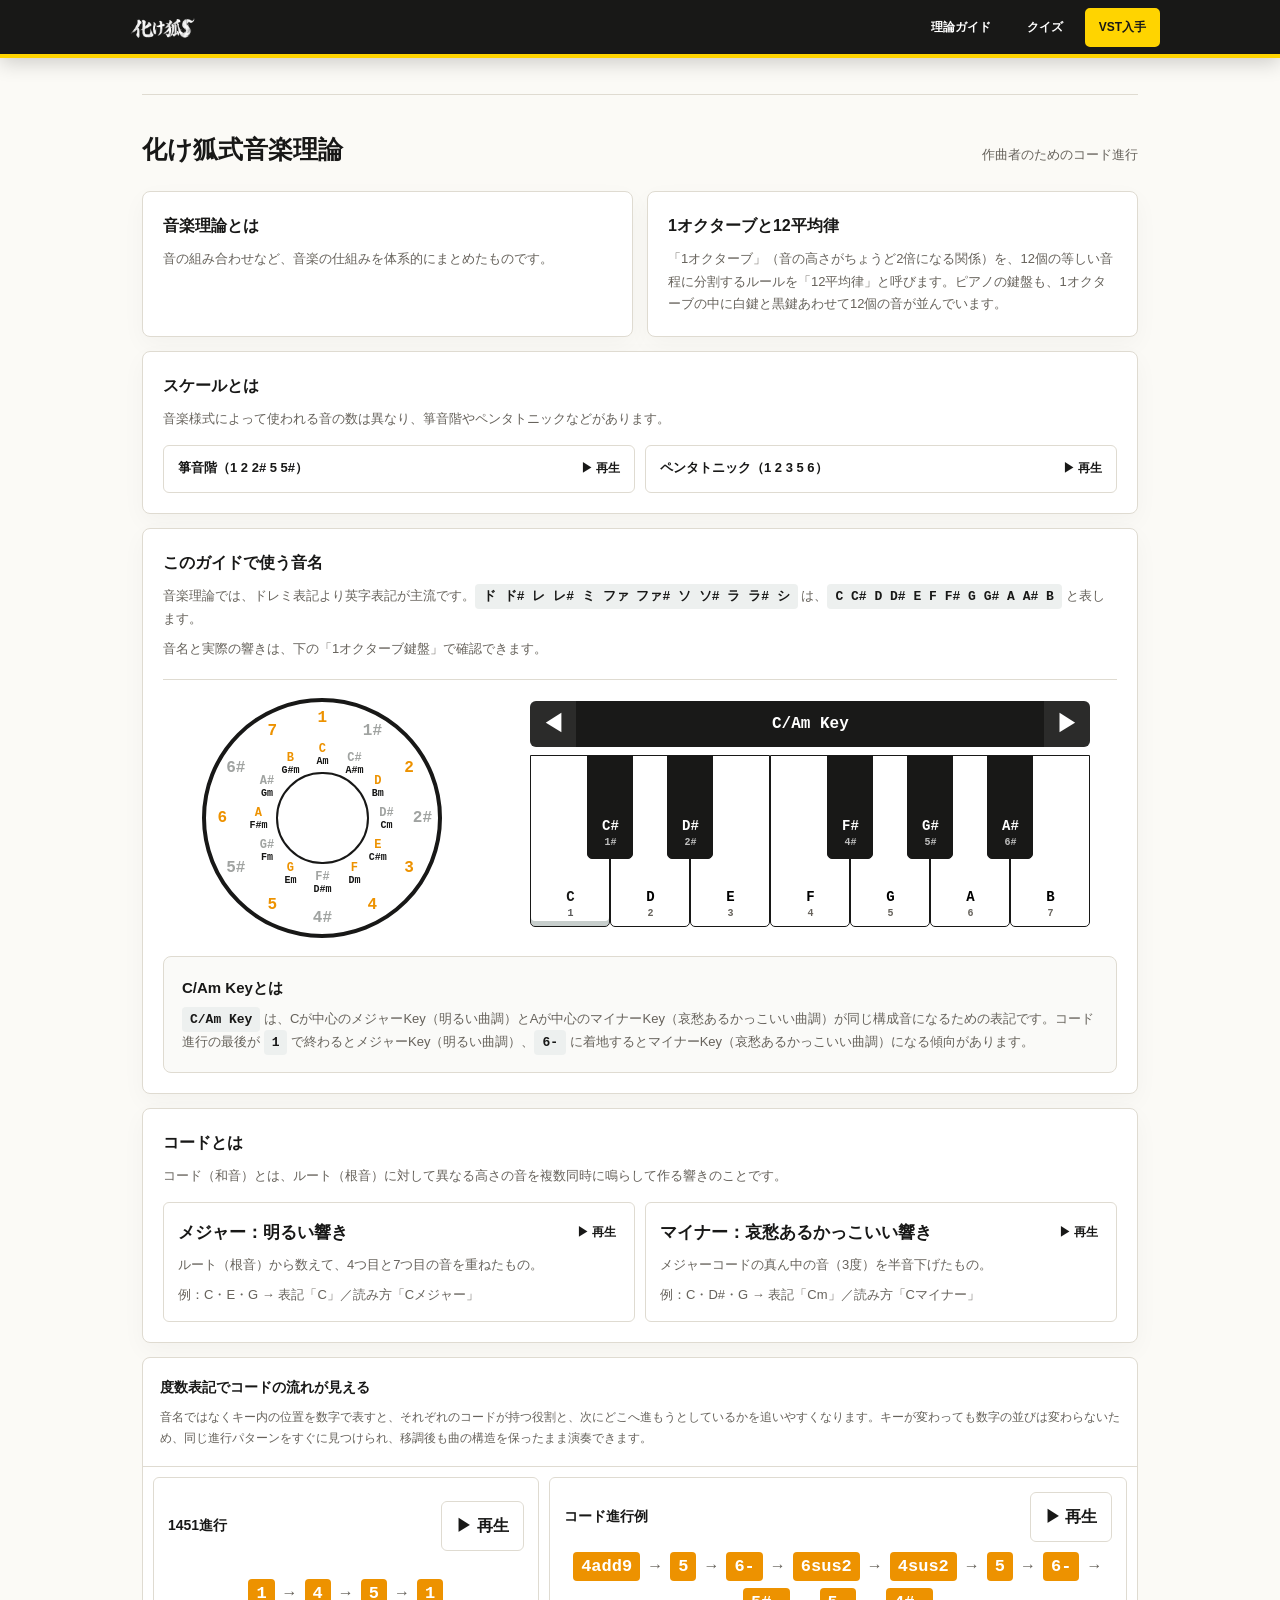
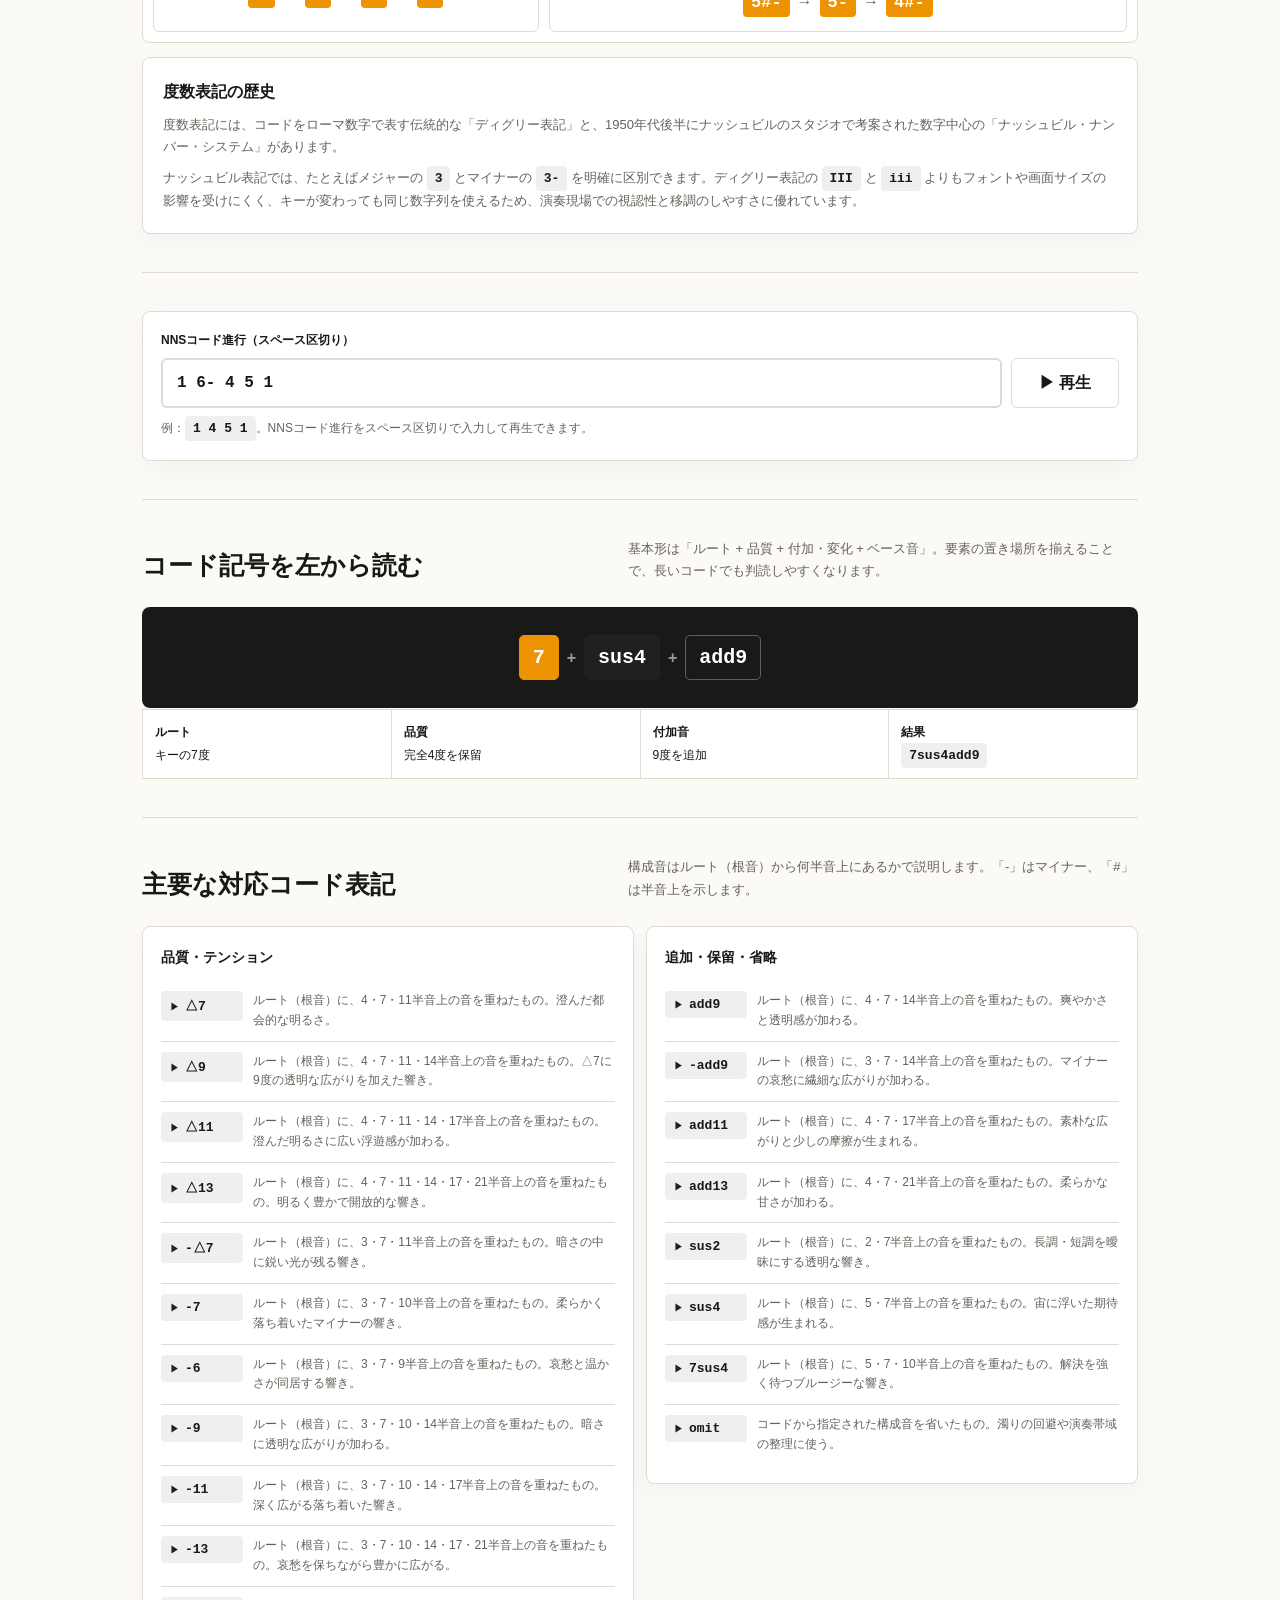
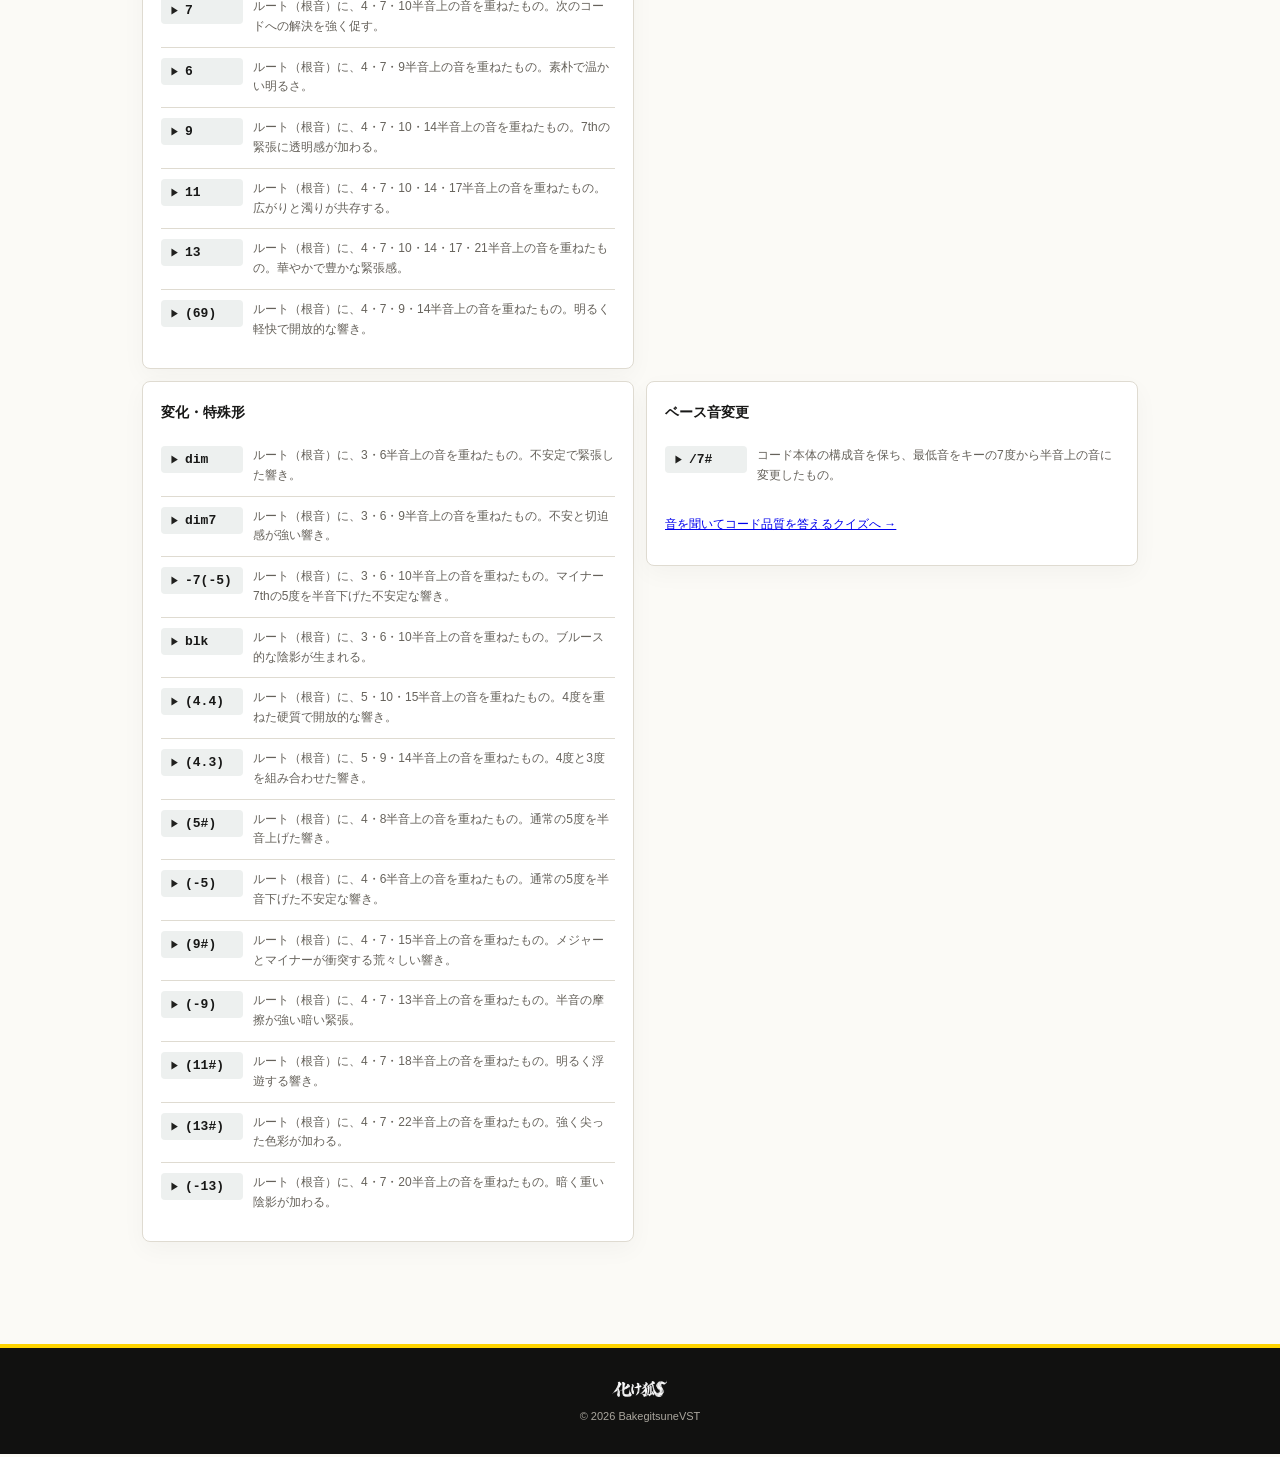
<file: index.html>
<!doctype html>
<html lang="ja">
<head>
  <meta charset="utf-8">
  <meta name="viewport" content="width=device-width, initial-scale=1">
  <meta name="description" content="作曲者のためのコード進行とNashville Number Systemを学べる、化け狐式音楽理論ガイド。">
  <title>化け狐式音楽理論</title>
  <style>
    :root {
      --ink: #181817;
      --muted: #66625b;
      --paper: #fbfaf6;
      --surface: #fff;
      --line: #dfdbd1;
      --red: #ed9200;
      --red-soft: #fff0d3;
      --teal: #20201e;
      --teal-soft: #fff1b8;
      --yellow: #ffd400;
      --nav: #191918;
      --radius: 8px;
    }

    * { box-sizing: border-box; }
    html { scroll-behavior: smooth; }
    body {
      margin: 0;
      color: var(--ink);
      background: var(--paper);
      font-family: "Yu Gothic", "Hiragino Kaku Gothic ProN", Meiryo, sans-serif;
      line-height: 1.75;
      letter-spacing: 0;
    }
    button, select { font: inherit; }
    button { -webkit-tap-highlight-color: transparent; -webkit-appearance: none; appearance: none; }
    button:focus { outline: none; }
    button:focus-visible { outline: 2px solid var(--ink); outline-offset: 2px; }
    .topbar {
      position: sticky;
      top: 0;
      z-index: 20;
      height: 58px;
      display: flex;
      align-items: center;
      justify-content: space-between;
      padding: 0 max(18px, calc((100vw - 1040px) / 2));
      color: var(--ink);
      background: rgba(17, 17, 16, .97);
      border-bottom: 4px solid var(--yellow);
      box-shadow: 0 5px 20px rgba(24, 24, 23, .08);
      backdrop-filter: blur(12px);
    }
    .brand { display: flex; align-items: center; gap: 10px; color: #fff; text-decoration: none; font-weight: 900; }
    .brand-logo { width: 86px; height: auto; display: block; }
    .download-links { display: flex; align-items: center; gap: 8px; }
    .download-link { padding: 7px 15px; color: var(--ink); background: var(--yellow); border: 2px solid var(--yellow); border-radius: 5px; text-decoration: none; font-size: 12px; font-weight: 900; transition: color .15s, background .15s, border-color .15s; }
    .download-link:hover { color: #fff; background: var(--red); border-color: var(--red); }
    .download-link.quiz { color: #fff; background: transparent; border-color: transparent; }
    .download-link.quiz:hover { color: var(--ink); background: #fff; border-color: #fff; }
    .download-link.script { color: #fff; background: transparent; border-color: #fff; }
    .download-link.script:hover { color: var(--ink); background: #fff; border-color: #fff; }
    .short-label { display: none; }
    main { max-width: 1040px; margin: auto; padding: 36px 22px 64px; }

    section { padding: 38px 0; border-top: 1px solid var(--line); }
    .section-head { display: flex; gap: 24px; justify-content: space-between; align-items: end; margin-bottom: 24px; }
    h2 { margin: 0; font-size: 25px; line-height: 1.35; }
    .section-head h2 { color: var(--ink); }
    .section-head p { max-width: 510px; margin: 0; color: var(--muted); font-size: 13px; }

    .panel { background: var(--surface); border: 1px solid var(--line); border-radius: var(--radius); box-shadow: 0 8px 24px rgba(24, 24, 23, .035); }
    .degree-benefit { grid-column: 1 / -1; display: grid; grid-template-columns: 1fr; gap: 1px; background: var(--line); border: 1px solid var(--line); border-radius: var(--radius); overflow: hidden; }
    .degree-benefit > div { padding: 17px; background: var(--surface); }
    .degree-benefit h3 { margin: 0 0 7px; font-size: 14px; }
    .degree-benefit p { margin: 0; color: var(--muted); font-size: 12px; }
    .degree-benefit > .flow-example { display: grid; grid-template-columns: .8fr 1.2fr; gap: 10px; padding: 10px; background: var(--surface); }
    .flow-progression { display: grid; grid-template-columns: 1fr auto; align-items: center; gap: 10px 14px; padding: 14px; background: var(--surface); border: 1px solid var(--line); border-radius: 6px; }
    .flow-title { font-size: 14px; }
    .flow-sequence { grid-column: 1 / -1; display: flex; flex-wrap: wrap; align-items: center; justify-content: center; gap: 7px; }
    .flow-example code { color: #fff; background: var(--red); font-size: 17px; transition: transform .18s, box-shadow .18s, background .18s; }
    .flow-sequence code.playing { color: var(--ink); background: var(--yellow); box-shadow: 0 0 0 5px rgba(255, 212, 0, .28); animation: chord-pulse var(--pulse-duration, .92s) ease-out; }
    @keyframes chord-pulse {
      0% { transform: scale(1); }
      18% { transform: scale(1.22); }
      100% { transform: scale(1.06); }
    }
    .flow-example span { color: var(--muted); font-weight: 800; }
    .flow-play-button { grid-column: 2; grid-row: 1; justify-self: end; min-width: auto; min-height: 32px; padding: 0 4px; border: 0; background: transparent; box-shadow: none; }
    .flow-play-button:hover { color: var(--red); background: transparent; }
    .theory-grid { display: grid; grid-template-columns: 1fr 1fr; gap: 14px; }
    .theory-block { padding: 20px; }
    .theory-block h3 { margin: 0 0 8px; font-size: 16px; }
    .theory-block p { margin: 0; color: var(--muted); font-size: 13px; }
    .theory-block > p + p { margin-top: 8px; }
    .theory-block.wide { grid-column: 1 / -1; }
    .scale-examples { display: grid; grid-template-columns: 1fr 1fr; gap: 10px; margin-top: 14px; }
    .scale-play-button { display: flex; align-items: center; justify-content: space-between; gap: 12px; width: 100%; min-width: 0; min-height: 48px; padding: 10px 14px; color: var(--ink); background: #fff; border: 1px solid var(--line); border-radius: 6px; cursor: pointer; }
    .scale-play-button:hover { background: #f3f3f0; }
    .scale-play-button > span { min-width: 0; text-align: left; overflow-wrap: anywhere; font-size: 13px; font-weight: 800; }
    .scale-play-button > strong { white-space: nowrap; font-size: 12px; }
    .scale-play-button.stop { color: var(--ink); background: var(--yellow); border-color: var(--yellow); }
    .major-minor { display: grid; grid-template-columns: 1fr 1fr; gap: 10px; margin-top: 14px; }
    .quality-note { padding: 14px; background: #fff; border: 1px solid var(--line); border-radius: 6px; }
    .quality-heading { display: flex; align-items: center; justify-content: space-between; gap: 12px; margin-bottom: 5px; }
    .quality-heading .quality-play-button { min-width: auto; min-height: 32px; padding: 0 4px; border: 0; background: transparent; box-shadow: none; font-size: 12px; }
    .quality-heading .quality-play-button:hover { color: var(--red); background: transparent; }
    .quality-note strong { display: block; margin-bottom: 5px; font-size: 17px; }
    .quality-heading strong { margin-bottom: 0; }
    .quality-note.major strong, .quality-note.minor strong { color: var(--ink); }
    .quality-note p + p { margin-top: 8px; }

    .visual-grid { display: grid; grid-template-columns: 1fr; gap: 22px; align-items: stretch; }
    .compact-wheel { display: grid; place-items: center; align-self: center; }
    .wheel {
      position: relative;
      width: 240px;
      aspect-ratio: 1;
      border: 4px solid var(--ink);
      border-radius: 50%;
      background: #fff;
    }
    .wheel::before { content: ""; position: absolute; inset: 30%; display: grid; place-items: center; border: 2px solid var(--ink); border-radius: 50%; }
    .tone {
      position: absolute;
      left: 50%; top: 50%;
      width: 44px; height: 34px;
      margin: -17px -22px;
      transform: rotate(calc(var(--i) * 30deg)) translateY(-64px) rotate(calc(var(--i) * -30deg));
      display: flex; flex-direction: column; align-items: center; justify-content: center;
      color: #a0a3a1;
      line-height: 1.05;
    }
    .tone-major { font: 900 12px Consolas, monospace; }
    .tone-minor { color: var(--ink); font: 900 10px Consolas, monospace; }
    .tone.active { color: var(--red); }
    .degree-dial { position: absolute; inset: 0; transition: transform .38s cubic-bezier(.2,.8,.2,1); }
    .degree-mark {
      position: absolute; left: 50%; top: 50%; width: 34px; height: 28px; margin: -14px -17px;
      transform: rotate(calc(var(--i) * 30deg)) translateY(-100px) rotate(calc((var(--i) * -30deg) - var(--rotation)));
      display: grid; place-items: center; color: #a0a3a1; font: 900 16px Consolas, monospace;
      transition: transform .38s cubic-bezier(.2,.8,.2,1);
    }
    .degree-mark.natural { color: var(--red); }
    .play-button {
      display: inline-flex; align-items: center; justify-content: center;
      min-height: 48px; border: 1px solid var(--line); border-radius: 6px; padding: 10px 14px; cursor: pointer;
      color: var(--ink); background: #fff; font-weight: 800; box-shadow: none;
    }
    .play-button:hover { background: #f3f3f0; }
    .play-button:active { transform: none; box-shadow: none; }
    .player { grid-column: 1 / -1; padding: 18px; }
    .player label { display: block; margin-bottom: 7px; font-size: 12px; font-weight: 800; }
    .player-row { display: grid; grid-template-columns: 1fr auto; gap: 9px; }
    .chord-input { width: 100%; min-width: 0; padding: 12px 14px; border: 2px solid var(--line); border-radius: 6px; color: var(--ink); font: 800 16px Consolas, monospace; }
    .chord-input:focus { outline: 3px solid var(--teal-soft); border-color: var(--teal); }
    .player-row .play-button { min-width: 108px; }
    .play-button.stop { color: var(--ink); background: var(--yellow); border-color: var(--yellow); box-shadow: none; }
    .play-status { min-height: 24px; margin: 10px 0 0; color: var(--muted); font-size: 12px; }
    .play-status strong { color: var(--red); font: 800 15px Consolas, monospace; }
    .keyboard-panel { margin-top: 18px; padding-top: 18px; border-top: 1px solid var(--line); overflow: hidden; }
    .notation-visuals { display: grid; grid-template-columns: minmax(240px, .52fr) minmax(0, 1fr); gap: 22px; align-items: center; }
    .piano-wrap { min-width: 0; overflow: hidden; padding: 2px 2px 8px; }
    .piano-toolbar {
      width: 100%;
      max-width: 560px;
      min-height: 46px;
      margin: 0 auto 8px;
      display: grid;
      grid-template-columns: 46px 1fr 46px;
      align-items: center;
      color: #fff;
      background: var(--nav);
      border-radius: 6px;
      overflow: hidden;
    }
    .piano-toolbar button {
      align-self: stretch;
      border: 0;
      color: #fff;
      background: rgba(255, 255, 255, .08);
      cursor: pointer;
      font-size: 22px;
      font-weight: 800;
    }
    .piano-toolbar button:hover { background: rgba(255, 255, 255, .16); }
    .piano-toolbar button:active { background: var(--red); }
    .piano-key-label { text-align: center; font: 800 16px Consolas, monospace; }
    .piano { position: relative; width: 100%; max-width: 560px; height: 174px; margin: 0 auto; user-select: none; -webkit-user-select: none; touch-action: none; }
    .piano-key { position: absolute; border: 1px solid var(--ink); cursor: pointer; transition: background .15s, color .15s, transform .08s; }
    .piano-key:focus-visible { outline-offset: -3px; }
    .piano-key:active { transform: translateY(2px); }
    .piano-key.white { top: 0; width: 14.285714%; height: 172px; background: #fff; border-radius: 0 0 5px 5px; z-index: 1; padding-top: 126px; }
    .piano-key.black { top: 0; width: 8.214286%; height: 104px; margin-left: -4.107143%; color: #fff; background: var(--ink); border-radius: 0 0 5px 5px; z-index: 2; padding-top: 53px; }
    .piano-key.scale.white { background: #fff; }
    .piano-key.scale.black { background: var(--ink); }
    .piano-key.root { color: var(--ink); background: #fff !important; box-shadow: inset 0 -5px 0 #c7cecc; }
    .piano-note, .piano-degree { display: block; width: 100%; text-align: center; pointer-events: none; }
    .piano-note { font: 800 14px Consolas, monospace; }
    .piano-degree { margin-top: 3px; color: var(--muted); font: 800 10px Consolas, monospace; }
    .piano-key.black .piano-degree, .piano-key.root .piano-degree { color: currentColor; opacity: .72; }
    .key-explanation { margin-top: 18px; padding: 18px; background: #fafaf8; border: 1px solid var(--line); border-radius: var(--radius); }
    .key-explanation h4 { margin: 0 0 7px; font-size: 15px; }
    .key-explanation > p { margin: 0; }
    .formula {
      display: grid;
      grid-template-columns: repeat(5, max-content);
      gap: 8px;
      align-items: center;
      justify-content: center;
      padding: 28px 14px;
      background: var(--nav);
      color: #fff;
      border-radius: var(--radius);
      overflow-x: auto;
    }
    .token { padding: 10px 13px; border: 1px solid #536267; border-radius: 5px; font: 800 20px Consolas, monospace; }
    .token.root { background: var(--red); border-color: var(--red); }
    .token.quality { background: var(--teal); border-color: var(--teal); }
    .plus { color: #91a0a5; font-weight: 800; }
    .formula-key { display: grid; grid-template-columns: repeat(4, 1fr); gap: 1px; margin-top: 1px; background: var(--line); border: 1px solid var(--line); }
    .formula-key div { padding: 12px; background: white; font-size: 12px; }
    .formula-key strong { display: block; margin-bottom: 2px; }

    .symbol-groups { display: grid; grid-template-columns: repeat(2, 1fr); gap: 12px; align-items: start; }
    .symbol-group { padding: 18px; }
    .symbol-group h3 { margin: 0 0 12px; font-size: 14px; }
    .symbol-list { display: grid; gap: 0; }
    .symbol-item { display: grid; grid-template-columns: 82px 1fr; gap: 10px; align-items: start; padding: 10px 0; border-top: 1px solid var(--line); }
    .symbol-item:first-child { border-top: 0; }
    .symbol-item p { margin: 0; color: var(--muted); font-size: 12px; line-height: 1.65; }
    .symbol-item code { cursor: pointer; border: 1px solid transparent; transition: color .15s, background .15s, border-color .15s, transform .15s; }
    .symbol-item code:hover, .symbol-item code:focus { color: #fff; background: var(--teal); border-color: var(--teal); outline: none; }
    .symbol-item code:active { transform: scale(.96); }
    .symbol-item code::before { content: "▶"; margin-right: 6px; color: var(--teal); font-size: 9px; }
    .symbol-item code:hover::before, .symbol-item code:focus::before { color: #fff; }
    .symbol-item code.playing { color: #fff; background: var(--red); border-color: var(--red); }
    code { padding: 5px 8px; color: var(--ink); background: #edf0ef; border-radius: 4px; font: 800 13px Consolas, monospace; }
    .legend { margin-top: 18px; color: var(--muted); font-size: 12px; }
    footer { display: grid; place-items: center; gap: 7px; padding: 28px 22px; color: #aaa69e; background: #111110; border-top: 4px solid var(--yellow); text-align: center; font-size: 11px; }
    .footer-logo { width: 74px; height: auto; display: block; }

    @media (max-width: 760px) {
      main { padding: 18px 0 64px; }
      .visual-grid { grid-template-columns: 1fr; }
      .symbol-groups { grid-template-columns: 1fr; }
      .theory-grid, .major-minor { grid-template-columns: 1fr; }
      .degree-benefit > .flow-example { grid-template-columns: 1fr; }
      .section-head { display: block; }
      section > .section-head { padding-inline: 18px; }
      .section-head p { margin-top: 8px; }
      .formula-key { grid-template-columns: 1fr 1fr; }
      .player-row { grid-template-columns: 1fr; }
      .notation-visuals { grid-template-columns: 1fr; }
      .scale-examples { grid-template-columns: 1fr; }
    }
    @media (max-width: 480px) {
      .brand-logo { width: 72px; }
      .download-links { gap: 5px; }
      .download-link { padding: 6px 9px; font-size: 10px; }
      .full-label { display: none; }
      .short-label { display: inline; }
      .piano-note { font-size: 12px; }
      .piano-key.black .piano-note { font-size: 11px; }
      .piano-degree { font-size: 9px; }
    }
  </style>
  <link rel="stylesheet" href="assets/topbar.css">
</head>
<body>
  <header class="topbar">
    <a class="brand" href="index.html" aria-label="化け狐式音楽理論へ"><img class="brand-logo" src="assets/bakegitsune-logo.png" alt="化け狐"></a>
    <nav class="download-links" aria-label="サイトメニュー"><a class="download-link page" href="index.html" aria-current="page"><span class="full-label">理論ガイド</span><span class="short-label">理論</span></a><a class="download-link page" href="quiz.html"><span class="full-label">クイズ</span><span class="short-label">クイズ</span></a><a class="download-link vst" href="https://booth.pm/ja/items/8132891" target="_blank" rel="noopener noreferrer"><span class="full-label">VST入手</span><span class="short-label">VST</span></a></nav>
  </header>

  <main>
    <section id="theory">
      <div class="section-head"><h2>化け狐式音楽理論</h2><p>作曲者のためのコード進行</p></div>
      <div class="theory-grid">
        <article class="panel theory-block">
          <h3>音楽理論とは</h3>
          <p>音の組み合わせなど、音楽の仕組みを体系的にまとめたものです。</p>
        </article>
        <article class="panel theory-block">
          <h3>1オクターブと12平均律</h3>
          <p>「1オクターブ」（音の高さがちょうど2倍になる関係）を、12個の等しい音程に分割するルールを「12平均律」と呼びます。ピアノの鍵盤も、1オクターブの中に白鍵と黒鍵あわせて12個の音が並んでいます。</p>
        </article>
        <article class="panel theory-block wide">
          <h3>スケールとは</h3>
          <p>音楽様式によって使われる音の数は異なり、箏音階やペンタトニックなどがあります。</p>
          <div class="scale-examples">
            <button class="scale-play-button" type="button" data-name="箏音階" data-scale="0 2 3 7 8 12"><span>箏音階（1 2 2# 5 5#）</span><strong>▶ 再生</strong></button>
            <button class="scale-play-button" type="button" data-name="ペンタトニック" data-scale="0 2 4 7 9 12"><span>ペンタトニック（1 2 3 5 6）</span><strong>▶ 再生</strong></button>
          </div>
        </article>
        <article class="panel theory-block wide">
          <h3>このガイドで使う音名</h3>
          <p>音楽理論では、ドレミ表記より英字表記が主流です。<code>ド ド# レ レ# ミ ファ ファ# ソ ソ# ラ ラ# シ</code> は、<code>C C# D D# E F F# G G# A A# B</code> と表します。</p>
          <p class="legend">音名と実際の響きは、下の「1オクターブ鍵盤」で確認できます。</p>
          <div class="keyboard-panel">
            <div class="notation-visuals">
              <div class="compact-wheel">
                <div class="wheel" id="wheel" aria-label="回転できるNNS音名リング"><div class="degree-dial" id="degreeDial"></div></div>
              </div>
              <div class="piano-wrap">
                <div class="piano-toolbar" aria-label="鍵盤のキー選択">
                  <button id="keyboardPrevKey" type="button" aria-label="キーを半音下げる">◀</button>
                  <span class="piano-key-label" id="keyboardKeyLabel">C/Am Key</span>
                  <button id="keyboardNextKey" type="button" aria-label="キーを半音上げる">▶</button>
                </div>
                <div class="piano" id="piano" aria-label="キーを変更できる1オクターブ鍵盤"></div>
              </div>
            </div>
          </div>
          <div class="key-explanation">
            <h4>C/Am Keyとは</h4>
            <p><code>C/Am Key</code> は、Cが中心のメジャーKey（明るい曲調）とAが中心のマイナーKey（哀愁あるかっこいい曲調）が同じ構成音になるための表記です。コード進行の最後が <code>1</code> で終わるとメジャーKey（明るい曲調）、<code>6-</code> に着地するとマイナーKey（哀愁あるかっこいい曲調）になる傾向があります。</p>
          </div>
        </article>
        <article class="panel theory-block wide">
          <h3>コードとは</h3>
          <p>コード（和音）とは、ルート（根音）に対して異なる高さの音を複数同時に鳴らして作る響きのことです。</p>
          <div class="major-minor">
            <div class="quality-note major"><div class="quality-heading"><strong>メジャー：明るい響き</strong><button class="play-button quality-play-button" id="majorChordPlayButton" type="button">▶ 再生</button></div><p>ルート（根音）から数えて、4つ目と7つ目の音を重ねたもの。</p><p>例：C・E・G → 表記「C」／読み方「Cメジャー」</p></div>
            <div class="quality-note minor"><div class="quality-heading"><strong>マイナー：哀愁あるかっこいい響き</strong><button class="play-button quality-play-button" id="minorChordPlayButton" type="button">▶ 再生</button></div><p>メジャーコードの真ん中の音（3度）を半音下げたもの。</p><p>例：C・D#・G → 表記「Cm」／読み方「Cマイナー」</p></div>
          </div>
        </article>
        <div class="degree-benefit">
          <div><h3>度数表記でコードの流れが見える</h3><p>音名ではなくキー内の位置を数字で表すと、それぞれのコードが持つ役割と、次にどこへ進もうとしているかを追いやすくなります。キーが変わっても数字の並びは変わらないため、同じ進行パターンをすぐに見つけられ、移調後も曲の構造を保ったまま演奏できます。</p></div>
          <div class="flow-example">
            <div class="flow-progression" data-name="1451進行" data-progression="1 4 5 1">
              <strong class="flow-title">1451進行</strong>
              <div class="flow-sequence" aria-label="1 4 5 1のコード進行"><code>1</code><span>→</span><code>4</code><span>→</span><code>5</code><span>→</span><code>1</code></div>
              <button class="play-button flow-play-button" type="button">▶ 再生</button>
            </div>
            <div class="flow-progression" data-name="コード進行例" data-progression="4add9 5 6- 6sus2 4sus2 5 6- 5#- 5- 4#-" data-beats="1 1 1 1 1 1 .5 .5 .5 .5">
              <strong class="flow-title">コード進行例</strong>
              <div class="flow-sequence" aria-label="4add9 5 6- 6sus2 4sus2 5 6- 5#- 5- 4#-のコード進行"><code>4add9</code><span>→</span><code>5</code><span>→</span><code>6-</code><span>→</span><code>6sus2</code><span>→</span><code>4sus2</code><span>→</span><code>5</code><span>→</span><code>6-</code><span>→</span><code>5#-</code><span>→</span><code>5-</code><span>→</span><code>4#-</code></div>
              <button class="play-button flow-play-button" type="button">▶ 再生</button>
            </div>
          </div>
        </div>
        <article class="panel theory-block wide">
          <h3>度数表記の歴史</h3>
          <p>度数表記には、コードをローマ数字で表す伝統的な「ディグリー表記」と、1950年代後半にナッシュビルのスタジオで考案された数字中心の「ナッシュビル・ナンバー・システム」があります。</p>
          <p>ナッシュビル表記では、たとえばメジャーの <code>3</code> とマイナーの <code>3-</code> を明確に区別できます。ディグリー表記の <code>III</code> と <code>iii</code> よりもフォントや画面サイズの影響を受けにくく、キーが変わっても同じ数字列を使えるため、演奏現場での視認性と移調のしやすさに優れています。</p>
        </article>
      </div>
    </section>

    <section id="twelve-tone">
      <div class="visual-grid">
        <div class="panel player">
          <label for="chordInput">NNSコード進行（スペース区切り）</label>
          <div class="player-row"><input class="chord-input" id="chordInput" value="1 6- 4 5 1" autocomplete="off" spellcheck="false" aria-describedby="playHelp"><button class="play-button" id="playButton" type="button">▶ 再生</button></div>
          <p class="play-status" id="playHelp">例：<code>1 4 5 1</code>。NNSコード進行をスペース区切りで入力して再生できます。</p>
        </div>
      </div>
    </section>

    <section id="syntax">
      <div class="section-head"><h2>コード記号を左から読む</h2><p>基本形は「ルート + 品質 + 付加・変化 + ベース音」。要素の置き場所を揃えることで、長いコードでも判読しやすくなります。</p></div>
      <div class="formula" aria-label="コード表記の構造"><span class="token root">7</span><span class="plus">+</span><span class="token quality">sus4</span><span class="plus">+</span><span class="token">add9</span></div>
      <div class="formula-key">
        <div><strong>ルート</strong>キーの7度</div><div><strong>品質</strong>完全4度を保留</div><div><strong>付加音</strong>9度を追加</div><div><strong>結果</strong><code>7sus4add9</code></div>
      </div>
    </section>

    <section id="symbols">
      <div class="section-head"><h2>主要な対応コード表記</h2><p>構成音はルート（根音）から何半音上にあるかで説明します。「-」はマイナー、「#」は半音上を示します。</p></div>
      <div class="symbol-groups">
        <div class="panel symbol-group"><h3>品質・テンション</h3><div class="symbol-list">
          <div class="symbol-item"><code>△7</code><p>ルート（根音）に、4・7・11半音上の音を重ねたもの。澄んだ都会的な明るさ。</p></div>
          <div class="symbol-item"><code>△9</code><p>ルート（根音）に、4・7・11・14半音上の音を重ねたもの。△7に9度の透明な広がりを加えた響き。</p></div>
          <div class="symbol-item"><code>△11</code><p>ルート（根音）に、4・7・11・14・17半音上の音を重ねたもの。澄んだ明るさに広い浮遊感が加わる。</p></div>
          <div class="symbol-item"><code>△13</code><p>ルート（根音）に、4・7・11・14・17・21半音上の音を重ねたもの。明るく豊かで開放的な響き。</p></div>
          <div class="symbol-item"><code>-△7</code><p>ルート（根音）に、3・7・11半音上の音を重ねたもの。暗さの中に鋭い光が残る響き。</p></div>
          <div class="symbol-item"><code>-7</code><p>ルート（根音）に、3・7・10半音上の音を重ねたもの。柔らかく落ち着いたマイナーの響き。</p></div>
          <div class="symbol-item"><code>-6</code><p>ルート（根音）に、3・7・9半音上の音を重ねたもの。哀愁と温かさが同居する響き。</p></div>
          <div class="symbol-item"><code>-9</code><p>ルート（根音）に、3・7・10・14半音上の音を重ねたもの。暗さに透明な広がりが加わる。</p></div>
          <div class="symbol-item"><code>-11</code><p>ルート（根音）に、3・7・10・14・17半音上の音を重ねたもの。深く広がる落ち着いた響き。</p></div>
          <div class="symbol-item"><code>-13</code><p>ルート（根音）に、3・7・10・14・17・21半音上の音を重ねたもの。哀愁を保ちながら豊かに広がる。</p></div>
          <div class="symbol-item"><code>7</code><p>ルート（根音）に、4・7・10半音上の音を重ねたもの。次のコードへの解決を強く促す。</p></div>
          <div class="symbol-item"><code>6</code><p>ルート（根音）に、4・7・9半音上の音を重ねたもの。素朴で温かい明るさ。</p></div>
          <div class="symbol-item"><code>9</code><p>ルート（根音）に、4・7・10・14半音上の音を重ねたもの。7thの緊張に透明感が加わる。</p></div>
          <div class="symbol-item"><code>11</code><p>ルート（根音）に、4・7・10・14・17半音上の音を重ねたもの。広がりと濁りが共存する。</p></div>
          <div class="symbol-item"><code>13</code><p>ルート（根音）に、4・7・10・14・17・21半音上の音を重ねたもの。華やかで豊かな緊張感。</p></div>
          <div class="symbol-item"><code>(69)</code><p>ルート（根音）に、4・7・9・14半音上の音を重ねたもの。明るく軽快で開放的な響き。</p></div>
        </div></div>
        <div class="panel symbol-group"><h3>追加・保留・省略</h3><div class="symbol-list">
          <div class="symbol-item"><code>add9</code><p>ルート（根音）に、4・7・14半音上の音を重ねたもの。爽やかさと透明感が加わる。</p></div>
          <div class="symbol-item"><code>-add9</code><p>ルート（根音）に、3・7・14半音上の音を重ねたもの。マイナーの哀愁に繊細な広がりが加わる。</p></div>
          <div class="symbol-item"><code>add11</code><p>ルート（根音）に、4・7・17半音上の音を重ねたもの。素朴な広がりと少しの摩擦が生まれる。</p></div>
          <div class="symbol-item"><code>add13</code><p>ルート（根音）に、4・7・21半音上の音を重ねたもの。柔らかな甘さが加わる。</p></div>
          <div class="symbol-item"><code>sus2</code><p>ルート（根音）に、2・7半音上の音を重ねたもの。長調・短調を曖昧にする透明な響き。</p></div>
          <div class="symbol-item"><code>sus4</code><p>ルート（根音）に、5・7半音上の音を重ねたもの。宙に浮いた期待感が生まれる。</p></div>
          <div class="symbol-item"><code>7sus4</code><p>ルート（根音）に、5・7・10半音上の音を重ねたもの。解決を強く待つブルージーな響き。</p></div>
          <div class="symbol-item"><code>omit</code><p>コードから指定された構成音を省いたもの。濁りの回避や演奏帯域の整理に使う。</p></div>
        </div></div>
        <div class="panel symbol-group"><h3>変化・特殊形</h3><div class="symbol-list">
          <div class="symbol-item"><code>dim</code><p>ルート（根音）に、3・6半音上の音を重ねたもの。不安定で緊張した響き。</p></div>
          <div class="symbol-item"><code>dim7</code><p>ルート（根音）に、3・6・9半音上の音を重ねたもの。不安と切迫感が強い響き。</p></div>
          <div class="symbol-item"><code>-7(-5)</code><p>ルート（根音）に、3・6・10半音上の音を重ねたもの。マイナー7thの5度を半音下げた不安定な響き。</p></div>
          <div class="symbol-item"><code>blk</code><p>ルート（根音）に、3・6・10半音上の音を重ねたもの。ブルース的な陰影が生まれる。</p></div>
          <div class="symbol-item"><code>(4.4)</code><p>ルート（根音）に、5・10・15半音上の音を重ねたもの。4度を重ねた硬質で開放的な響き。</p></div>
          <div class="symbol-item"><code>(4.3)</code><p>ルート（根音）に、5・9・14半音上の音を重ねたもの。4度と3度を組み合わせた響き。</p></div>
          <div class="symbol-item"><code>(5#)</code><p>ルート（根音）に、4・8半音上の音を重ねたもの。通常の5度を半音上げた響き。</p></div>
          <div class="symbol-item"><code>(-5)</code><p>ルート（根音）に、4・6半音上の音を重ねたもの。通常の5度を半音下げた不安定な響き。</p></div>
          <div class="symbol-item"><code>(9#)</code><p>ルート（根音）に、4・7・15半音上の音を重ねたもの。メジャーとマイナーが衝突する荒々しい響き。</p></div>
          <div class="symbol-item"><code>(-9)</code><p>ルート（根音）に、4・7・13半音上の音を重ねたもの。半音の摩擦が強い暗い緊張。</p></div>
          <div class="symbol-item"><code>(11#)</code><p>ルート（根音）に、4・7・18半音上の音を重ねたもの。明るく浮遊する響き。</p></div>
          <div class="symbol-item"><code>(13#)</code><p>ルート（根音）に、4・7・22半音上の音を重ねたもの。強く尖った色彩が加わる。</p></div>
          <div class="symbol-item"><code>(-13)</code><p>ルート（根音）に、4・7・20半音上の音を重ねたもの。暗く重い陰影が加わる。</p></div>
        </div></div>
        <div class="panel symbol-group"><h3>ベース音変更</h3><div class="symbol-list">
          <div class="symbol-item"><code>/7#</code><p>コード本体の構成音を保ち、最低音をキーの7度から半音上の音に変更したもの。</p></div>
        </div><p class="legend"><a href="quiz.html">音を聞いてコード品質を答えるクイズへ →</a></p></div>
      </div>
    </section>
  </main>
  <footer><img class="footer-logo" src="assets/bakegitsune-logo.png" alt="化け狐"><span>© 2026 BakegitsuneVST</span></footer>

  <script>
    const notes = ['C', 'C#', 'D', 'D#', 'E', 'F', 'F#', 'G', 'G#', 'A', 'A#', 'B'];
    const degrees = [0, 2, 4, 5, 7, 9, 11];
    const degreeNames = ['1', '1#', '2', '2#', '3', '4', '4#', '5', '5#', '6', '6#', '7'];
    const wheel = document.getElementById('wheel');
    const dial = document.getElementById('degreeDial');
    const input = document.getElementById('chordInput');
    const playButton = document.getElementById('playButton');
    const playStatus = document.getElementById('playHelp');
    const piano = document.getElementById('piano');
    const keyboardKeyLabel = document.getElementById('keyboardKeyLabel');
    const majorChordPlayButton = document.getElementById('majorChordPlayButton');
    const minorChordPlayButton = document.getElementById('minorChordPlayButton');
    const scalePlayButtons = [...document.querySelectorAll('.scale-play-button')];
    const progressionExamples = [...document.querySelectorAll('.flow-progression')];
    const flowChordSteps = [...document.querySelectorAll('.flow-sequence code')];
    let currentKey = 0;
    let audioContext;
    let synthBus;
    let playbackTimer;
    let activeNodes = [];

    function ensureAudioGraph() {
      audioContext ||= new (window.AudioContext || window.webkitAudioContext)();
      if (synthBus) return;

      synthBus = audioContext.createGain();
      synthBus.gain.value = 0.82;

      const compressor = audioContext.createDynamicsCompressor();
      compressor.threshold.value = -18;
      compressor.knee.value = 14;
      compressor.ratio.value = 3.5;
      compressor.attack.value = 0.006;
      compressor.release.value = 0.28;

      const reverb = audioContext.createConvolver();
      const reverbGain = audioContext.createGain();
      const impulseLength = Math.floor(audioContext.sampleRate * 1.45);
      const impulse = audioContext.createBuffer(2, impulseLength, audioContext.sampleRate);
      for (let channel = 0; channel < impulse.numberOfChannels; channel += 1) {
        const data = impulse.getChannelData(channel);
        for (let i = 0; i < impulseLength; i += 1) {
          const decay = Math.pow(1 - i / impulseLength, 2.8);
          data[i] = (Math.random() * 2 - 1) * decay;
        }
      }
      reverb.buffer = impulse;
      reverbGain.gain.value = 0.16;

      synthBus.connect(compressor);
      synthBus.connect(reverb);
      reverb.connect(reverbGain).connect(compressor);
      compressor.connect(audioContext.destination);
    }

    notes.forEach((note, i) => {
      const tone = document.createElement('span');
      tone.className = `tone ${note.includes('#') ? '' : 'natural'}`;
      tone.style.setProperty('--i', i);
      tone.dataset.note = note;
      const relativeMinor = notes[(i + 9) % 12];
      tone.innerHTML = `<span class="tone-major">${note}</span><span class="tone-minor">${relativeMinor}m</span>`;
      tone.setAttribute('aria-label', `${note}、${relativeMinor}m`);
      wheel.appendChild(tone);
      const mark = document.createElement('span');
      mark.className = `degree-mark ${degreeNames[i].includes('#') ? '' : 'natural'}`;
      mark.style.setProperty('--i', i);
      mark.textContent = degreeNames[i];
      dial.appendChild(mark);
    });

    const whiteNotes = [0, 2, 4, 5, 7, 9, 11];
    const blackPositions = {1: 1, 3: 2, 6: 4, 8: 5, 10: 6};
    notes.forEach((note, index) => {
      const key = document.createElement('button');
      const isWhite = whiteNotes.includes(index);
      key.type = 'button';
      key.className = `piano-key ${isWhite ? 'white' : 'black'}`;
      key.dataset.noteIndex = index;
      key.setAttribute('aria-label', `${note}の音を再生`);
      if (isWhite) key.style.left = `${whiteNotes.indexOf(index) * (100 / 7)}%`;
      else key.style.left = `${blackPositions[index] * (100 / 7)}%`;
      key.innerHTML = `<span class="piano-note">${note}</span><span class="piano-degree"></span>`;
      piano.appendChild(key);
    });

    function render(keyIndex) {
      currentKey = (keyIndex + 12) % 12;
      keyboardKeyLabel.textContent = `${notes[currentKey]}/${notes[(currentKey + 9) % 12]}m Key`;
      const rotation = currentKey * 30;
      dial.style.transform = `rotate(${rotation}deg)`;
      dial.style.setProperty('--rotation', `${rotation}deg`);
      const active = degrees.map(step => notes[(currentKey + step) % 12]);
      document.querySelectorAll('.tone').forEach(tone => tone.classList.toggle('active', active.includes(tone.dataset.note)));
      document.querySelectorAll('.piano-key').forEach(key => {
        const noteIndex = Number(key.dataset.noteIndex);
        const transposedNoteIndex = (noteIndex + currentKey) % 12;
        key.classList.toggle('root', noteIndex === 0);
        key.classList.toggle('scale', degrees.includes(noteIndex));
        key.querySelector('.piano-note').textContent = notes[transposedNoteIndex];
        key.querySelector('.piano-degree').textContent = degreeNames[noteIndex];
        key.setAttribute('aria-label', `${notes[transposedNoteIndex]}、NNS ${degreeNames[noteIndex]}の音を再生`);
      });
    }
    document.getElementById('keyboardPrevKey').addEventListener('click', () => render(currentKey - 1));
    document.getElementById('keyboardNextKey').addEventListener('click', () => render(currentKey + 1));

    function soundNote(noteIndex, scheduledStart = null, trackPlayback = false) {
      ensureAudioGraph();
      audioContext.resume();
      const start = scheduledStart ?? audioContext.currentTime + 0.02;
      const end = start + 1.05;
      const frequency = 440 * Math.pow(2, ((60 + noteIndex) - 69) / 12);
      const envelope = audioContext.createGain();
      const filter = audioContext.createBiquadFilter();
      filter.type = 'lowpass';
      filter.Q.value = 1.1;
      filter.frequency.setValueAtTime(3600, start);
      filter.frequency.exponentialRampToValueAtTime(1250, end);
      envelope.gain.setValueAtTime(0.0001, start);
      envelope.gain.exponentialRampToValueAtTime(0.2, start + 0.018);
      envelope.gain.exponentialRampToValueAtTime(0.11, start + 0.16);
      envelope.gain.exponentialRampToValueAtTime(0.0001, end);
      envelope.connect(filter).connect(synthBus);

      [
        { type: 'triangle', detune: -4, level: 0.72 },
        { type: 'sawtooth', detune: 5, level: 0.22 },
        { type: 'sine', detune: 0, level: 0.28 }
      ].forEach(layer => {
        const oscillator = audioContext.createOscillator();
        const level = audioContext.createGain();
        oscillator.type = layer.type;
        oscillator.frequency.value = frequency;
        oscillator.detune.value = layer.detune;
        level.gain.value = layer.level;
        oscillator.connect(level).connect(envelope);
        oscillator.start(start);
        oscillator.stop(end + 0.04);
        if (trackPlayback) activeNodes.push(oscillator);
      });
    }

    function playPianoKey(key) {
      const noteIndex = Number(key.dataset.noteIndex);
      const transposedPitch = noteIndex + currentKey;
      const transposedNoteIndex = transposedPitch % 12;
      soundNote(transposedPitch);
      playStatus.innerHTML = `鍵盤：<strong>${notes[transposedNoteIndex]}</strong> を再生しました。KEY ${notes[currentKey]} は変更されません。`;
    }

    let activePianoPointer = null;
    let lastPlayedPianoKey = null;

    function pianoKeyAtPoint(event) {
      const element = document.elementFromPoint(event.clientX, event.clientY);
      const key = element?.closest('.piano-key');
      return key && piano.contains(key) ? key : null;
    }

    piano.addEventListener('pointerdown', event => {
      if (event.pointerType === 'mouse' && event.button !== 0) return;
      activePianoPointer = event.pointerId;
      lastPlayedPianoKey = pianoKeyAtPoint(event);
      if (lastPlayedPianoKey) playPianoKey(lastPlayedPianoKey);
      piano.setPointerCapture?.(event.pointerId);
      event.preventDefault();
    });

    piano.addEventListener('pointermove', event => {
      if (event.pointerId !== activePianoPointer) return;
      const key = pianoKeyAtPoint(event);
      if (key && key !== lastPlayedPianoKey) {
        lastPlayedPianoKey = key;
        playPianoKey(key);
      }
      event.preventDefault();
    });

    function endPianoSlide(event) {
      if (event.pointerId !== activePianoPointer) return;
      activePianoPointer = null;
      lastPlayedPianoKey = null;
    }

    piano.addEventListener('pointerup', endPianoSlide);
    piano.addEventListener('pointercancel', endPianoSlide);
    piano.addEventListener('lostpointercapture', endPianoSlide);
    piano.addEventListener('click', event => {
      if (event.detail !== 0) return;
      const key = event.target.closest('.piano-key');
      if (key) playPianoKey(key);
    });

    function unique(values) { return [...new Set(values)].sort((a, b) => a - b); }

    function parseChord(token) {
      const match = token.match(/^([1-7])(#?)(-?)(.*?)(?:\/([1-7])(#?))?$/);
      if (!match) return null;
      const [, degree, sharp, minorMark, suffix, bassDegree, bassSharp] = match;
      const root = currentKey + degrees[Number(degree) - 1] + (sharp ? 1 : 0);
      let intervals = minorMark ? [0, 3, 7] : [0, 4, 7];
      if (/dim7/.test(suffix)) intervals = [0, 3, 6, 9];
      else if (/dim/.test(suffix)) intervals = [0, 3, 6];
      else if (/blk/.test(suffix)) intervals = [0, 3, 6, 10];
      else if (/\(4\.4\)/.test(suffix)) intervals = [0, 5, 10, 15];
      else if (/\(4\.3\)/.test(suffix)) intervals = [0, 5, 9, 14];
      else if (/sus2/.test(suffix)) intervals = [0, 2, 7];
      else if (/sus4/.test(suffix)) intervals = [0, 5, 7];
      const majorExtension = /△(?:7|9|11|13)/.test(suffix);
      if (majorExtension) intervals.push(11);
      else if (/(^|[^△])7/.test(suffix)) intervals.push(10);
      if (/(^|[^0-9])6/.test(suffix) || /\(69\)/.test(suffix)) intervals.push(9);
      if (/add9|\b9\b|\b11\b|\b13\b|\(69\)/.test(suffix)) intervals.push(14);
      if (!majorExtension && /(?:\b9\b|\b11\b|\b13\b)/.test(suffix)) intervals.push(10);
      if (/add11|\b11\b|\b13\b/.test(suffix)) intervals.push(17);
      if (/add13|\b13\b/.test(suffix)) intervals.push(21);
      const alterations = {'(5#)': 8, '(-5)': 6, '(9#)': 15, '(-9)': 13, '(11#)': 18, '(13#)': 22, '(-13)': 20};
      if (suffix.includes('(5#)') || suffix.includes('(-5)')) intervals = intervals.filter(value => value !== 7);
      Object.entries(alterations).forEach(([symbol, interval]) => { if (suffix.includes(symbol)) intervals.push(interval); });
      if (suffix.includes('omit')) intervals = intervals.filter(value => value !== 4 && value !== 3);
      const midi = unique(intervals).map(interval => 48 + root + interval);
      if (bassDegree) midi.unshift(36 + currentKey + degrees[Number(bassDegree) - 1] + (bassSharp ? 1 : 0));
      return { token, midi: unique(midi) };
    }

    function stopPlayback(finished = false) {
      clearTimeout(playbackTimer);
      activeNodes.forEach(node => { try { node.stop(); } catch (_) {} });
      activeNodes = [];
      playButton.textContent = '▶ 再生';
      playButton.classList.remove('stop');
      majorChordPlayButton.textContent = '▶ 再生';
      majorChordPlayButton.classList.remove('stop');
      minorChordPlayButton.textContent = '▶ 再生';
      minorChordPlayButton.classList.remove('stop');
      scalePlayButtons.forEach(button => {
        button.querySelector('strong').textContent = '▶ 再生';
        button.classList.remove('stop');
      });
      progressionExamples.forEach(example => {
        const button = example.querySelector('.flow-play-button');
        button.textContent = '▶ 再生';
        button.classList.remove('stop');
      });
      flowChordSteps.forEach(step => step.classList.remove('playing'));
      if (!finished) playStatus.textContent = '停止しました。';
    }

    function soundChord(chord, start, duration) {
      const master = audioContext.createGain();
      const filter = audioContext.createBiquadFilter();
      filter.type = 'lowpass';
      filter.Q.value = 0.75;
      filter.frequency.setValueAtTime(2800, start);
      filter.frequency.exponentialRampToValueAtTime(1450, start + duration);
      master.gain.setValueAtTime(0.0001, start);
      master.gain.exponentialRampToValueAtTime(0.24 / Math.sqrt(chord.midi.length), start + 0.045);
      master.gain.setValueAtTime(0.18 / Math.sqrt(chord.midi.length), start + duration - 0.18);
      master.gain.exponentialRampToValueAtTime(0.0001, start + duration);
      master.connect(filter).connect(synthBus);
      chord.midi.forEach((midi, index) => {
        const frequency = 440 * Math.pow(2, (midi - 69) / 12);
        const voice = audioContext.createGain();
        voice.gain.value = index === 0 ? 0.82 : 0.62;
        if (audioContext.createStereoPanner) {
          const panner = audioContext.createStereoPanner();
          const spread = chord.midi.length > 1 ? index / (chord.midi.length - 1) : 0.5;
          panner.pan.value = (spread - 0.5) * 0.7;
          voice.connect(panner).connect(master);
        } else {
          voice.connect(master);
        }

        [
          { type: 'sawtooth', detune: -5, level: 0.2 },
          { type: 'sawtooth', detune: 5, level: 0.2 },
          { type: 'triangle', detune: 0, level: 0.52 }
        ].forEach(layer => {
          const oscillator = audioContext.createOscillator();
          const level = audioContext.createGain();
          oscillator.type = layer.type;
          oscillator.frequency.value = frequency;
          oscillator.detune.value = layer.detune;
          level.gain.value = layer.level;
          oscillator.connect(level).connect(voice);
          oscillator.start(start);
          oscillator.stop(start + duration + 0.05);
          activeNodes.push(oscillator);
        });
      });
    }

    async function playScaleExample(button) {
      if (button.classList.contains('stop')) { stopPlayback(); return; }
      const intervals = button.dataset.scale.split(/\s+/).map(Number);
      const root = currentKey + (button.dataset.root === 'minor' ? 9 : 0);
      const name = button.dataset.name;
      ensureAudioGraph();
      await audioContext.resume();
      stopPlayback(true);
      button.querySelector('strong').textContent = '■ 停止';
      button.classList.add('stop');
      const beat = 0.42;
      const start = audioContext.currentTime + 0.06;
      intervals.forEach((interval, index) => soundNote(root + interval, start + index * beat, true));
      playStatus.innerHTML = `${name}を再生中：<strong>${notes[(root % 12 + 12) % 12]}</strong> から　KEY ${notes[currentKey]}`;
      playbackTimer = setTimeout(() => {
        stopPlayback(true);
        playStatus.textContent = `${name}の再生が完了しました。`;
      }, ((intervals.length - 1) * beat + 1.1) * 1000);
    }

    async function playProgression() {
      if (playButton.classList.contains('stop')) { stopPlayback(); return; }
      const tokens = input.value.trim().split(/\s+/).filter(Boolean);
      const chords = tokens.map(parseChord);
      const invalid = tokens.filter((_, index) => !chords[index]);
      if (!tokens.length || invalid.length) {
        playStatus.textContent = invalid.length ? `読み取れない表記：${invalid.join('、')}` : 'コードを入力してください。';
        return;
      }
      ensureAudioGraph();
      await audioContext.resume();
      stopPlayback(true);
      playButton.textContent = '■ 停止';
      playButton.classList.add('stop');
      const beat = 0.92;
      const start = audioContext.currentTime + 0.06;
      chords.forEach((chord, index) => soundChord(chord, start + index * beat, beat * 0.9));
      let index = 0;
      const updateStatus = () => {
        if (index >= chords.length) { stopPlayback(true); playStatus.textContent = '再生が完了しました。'; return; }
        playStatus.innerHTML = `再生中：<strong>${chords[index].token}</strong>　KEY ${notes[currentKey]}`;
        index += 1;
        playbackTimer = setTimeout(updateStatus, beat * 1000);
      };
      updateStatus();
    }

    async function playExampleProgression(example) {
      const button = example.querySelector('.flow-play-button');
      if (button.classList.contains('stop')) { stopPlayback(); return; }
      const name = example.dataset.name;
      const steps = [...example.querySelectorAll('.flow-sequence code')];
      const chords = example.dataset.progression.split(/\s+/).map(parseChord);
      const beatMultipliers = example.dataset.beats?.split(/\s+/).map(Number) || chords.map(() => 1);
      ensureAudioGraph();
      await audioContext.resume();
      stopPlayback(true);
      button.textContent = '■ 停止';
      button.classList.add('stop');
      const baseBeat = 0.92;
      const start = audioContext.currentTime + 0.06;
      let elapsed = 0;
      chords.forEach((chord, index) => {
        const stepBeat = baseBeat * (beatMultipliers[index] || 1);
        soundChord(chord, start + elapsed, stepBeat * 0.9);
        elapsed += stepBeat;
      });
      let index = 0;
      const updateStatus = () => {
        if (index >= chords.length) { stopPlayback(true); playStatus.textContent = `${name}の再生が完了しました。`; return; }
        flowChordSteps.forEach(step => step.classList.remove('playing'));
        const stepBeat = baseBeat * (beatMultipliers[index] || 1);
        steps[index].style.setProperty('--pulse-duration', `${stepBeat}s`);
        steps[index].classList.add('playing');
        playStatus.innerHTML = `${name}を再生中：<strong>${chords[index].token}</strong>　KEY ${notes[currentKey]}`;
        index += 1;
        playbackTimer = setTimeout(updateStatus, stepBeat * 1000);
      };
      updateStatus();
    }

    scalePlayButtons.forEach(button => button.addEventListener('click', () => playScaleExample(button)));
    playButton.addEventListener('click', playProgression);
    progressionExamples.forEach(example => {
      example.querySelector('.flow-play-button').addEventListener('click', () => playExampleProgression(example));
    });
    majorChordPlayButton.addEventListener('click', async () => {
      if (majorChordPlayButton.classList.contains('stop')) { stopPlayback(); return; }
      const chord = parseChord('1');
      ensureAudioGraph();
      await audioContext.resume();
      stopPlayback(true);
      soundChord(chord, audioContext.currentTime + 0.03, 1.45);
      majorChordPlayButton.textContent = '■ 停止';
      majorChordPlayButton.classList.add('stop');
      playStatus.innerHTML = `試聴中：<strong>1（メジャー）</strong>　KEY ${notes[currentKey]}`;
      playbackTimer = setTimeout(() => {
        stopPlayback(true);
        playStatus.textContent = 'メジャーコードの再生が完了しました。';
      }, 1500);
    });
    minorChordPlayButton.addEventListener('click', async () => {
      if (minorChordPlayButton.classList.contains('stop')) { stopPlayback(); return; }
      const chord = parseChord('1-');
      ensureAudioGraph();
      await audioContext.resume();
      stopPlayback(true);
      soundChord(chord, audioContext.currentTime + 0.03, 1.45);
      minorChordPlayButton.textContent = '■ 停止';
      minorChordPlayButton.classList.add('stop');
      playStatus.innerHTML = `試聴中：<strong>1-（マイナー）</strong>　KEY ${notes[currentKey]}`;
      playbackTimer = setTimeout(() => {
        stopPlayback(true);
        playStatus.textContent = 'マイナーコードの再生が完了しました。';
      }, 1500);
    });
    input.addEventListener('keydown', event => { if (event.key === 'Enter') playProgression(); });
    document.querySelectorAll('.symbol-item code').forEach(symbol => {
      symbol.tabIndex = 0;
      symbol.setAttribute('role', 'button');
      symbol.setAttribute('aria-label', `${symbol.textContent} の音を再生`);
      const playSymbol = async () => {
        const label = symbol.textContent.trim();
        const token = label.startsWith('/') ? `1${label}` : `1${label}`;
        const chord = parseChord(token);
        if (!chord) return;
        ensureAudioGraph();
        await audioContext.resume();
        stopPlayback(true);
        soundChord(chord, audioContext.currentTime + 0.03, 1.45);
        document.querySelectorAll('.symbol-item code.playing').forEach(item => item.classList.remove('playing'));
        symbol.classList.add('playing');
        playStatus.innerHTML = `試聴中：<strong>1${label}</strong>　KEY ${notes[currentKey]}`;
        playbackTimer = setTimeout(() => { symbol.classList.remove('playing'); playStatus.textContent = '記号をクリックすると、もう一度試聴できます。'; }, 1500);
      };
      symbol.addEventListener('click', playSymbol);
      symbol.addEventListener('keydown', event => { if (event.key === 'Enter' || event.key === ' ') { event.preventDefault(); playSymbol(); } });
    });
    render(0);
  </script>
</body>
</html>
</file>
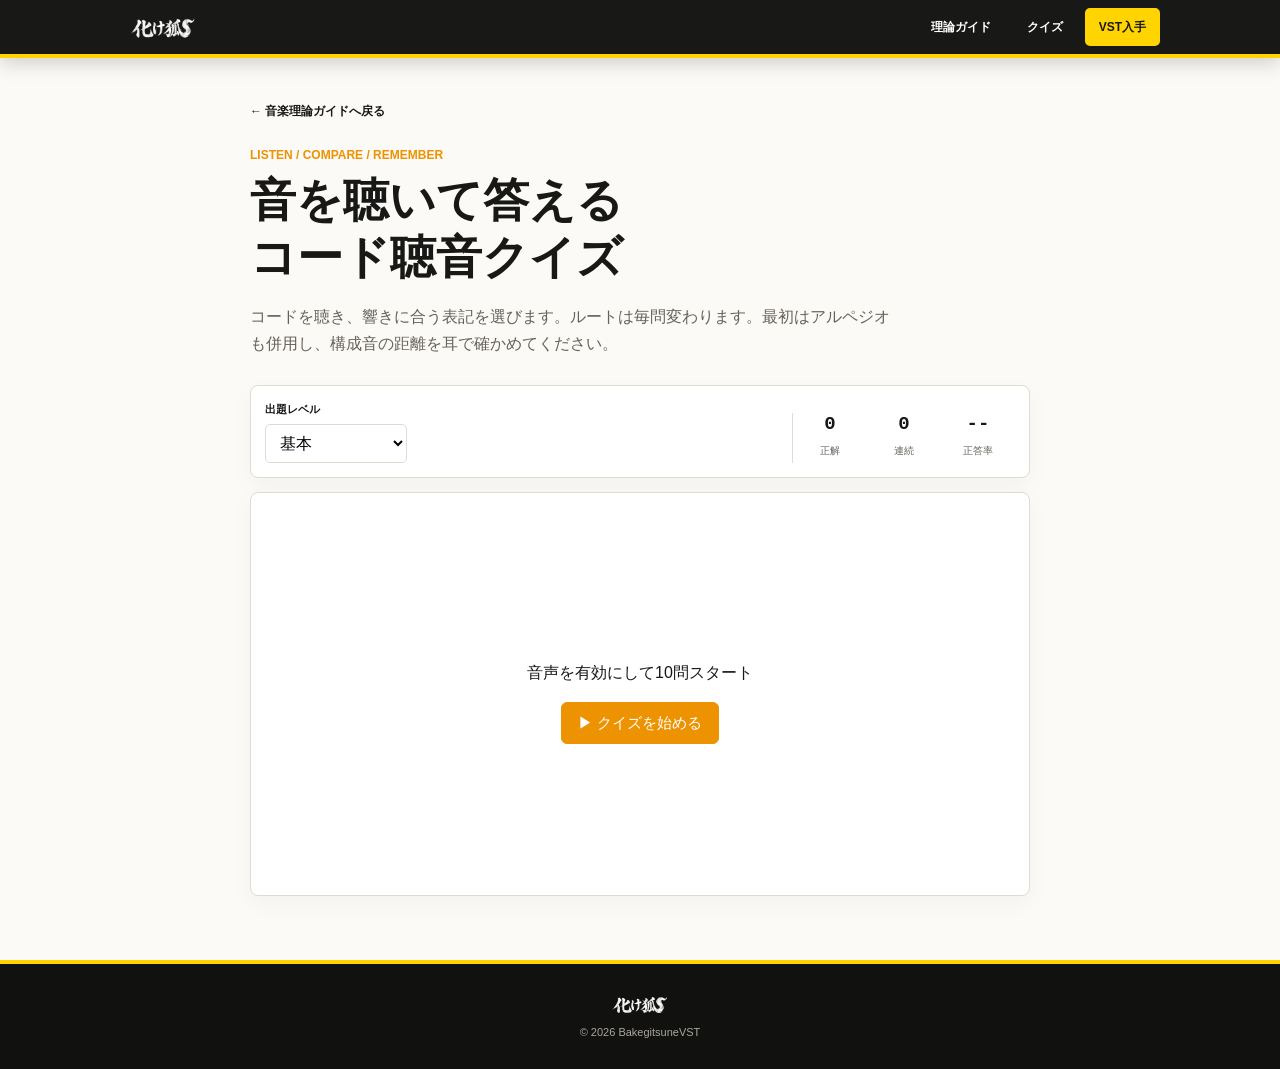
<file: quiz.html>
<!doctype html>
<html lang="ja">
<head>
  <meta charset="utf-8">
  <meta name="viewport" content="width=device-width, initial-scale=1">
  <title>化け狐式音楽理論｜コード聴音クイズ</title>
  <style>
    :root{--ink:#162126;--muted:#637077;--paper:#f6f4ef;--surface:#fff;--line:#d7d7d1;--red:#e24635;--teal:#087f77;--yellow:#f1b72c;--nav:#142329}
    *{box-sizing:border-box}body{margin:0;color:var(--ink);background:var(--paper);font-family:"Yu Gothic","Hiragino Kaku Gothic ProN",Meiryo,sans-serif;line-height:1.7;letter-spacing:0}.topbar{height:58px;display:flex;align-items:center;justify-content:space-between;padding:0 max(18px,calc((100vw - 820px)/2));color:#fff;background:var(--nav);border-bottom:3px solid var(--red)}.topbar a{color:#dce6e8;text-decoration:none;font-size:12px}.brand{font-size:14px;font-weight:800}main{max-width:820px;margin:auto;padding:38px 20px 64px}.eyebrow{margin:0 0 6px;color:var(--red);font-size:12px;font-weight:800}h1{margin:0;font-size:clamp(29px,6vw,46px);line-height:1.25}header>p:last-child{max-width:650px;color:var(--muted)}.toolbar{display:flex;gap:12px;align-items:end;margin:28px 0 14px;padding:14px;background:#fff;border:1px solid var(--line);border-radius:8px}.field{display:grid;gap:5px}.field label{font-size:11px;font-weight:800}.field select{padding:9px 30px 9px 10px;border:1px solid var(--line);border-radius:5px;background:#fff;font:inherit}.stats{display:grid;grid-template-columns:repeat(3,1fr);margin-left:auto;border-left:1px solid var(--line)}.stat{min-width:74px;text-align:center}.stat strong{display:block;font:800 19px Consolas,monospace}.stat span{font-size:10px;color:var(--muted)}.quiz{padding:26px;background:#fff;border:1px solid var(--line);border-radius:8px}.progress{height:5px;margin:-26px -26px 24px;background:#e9e9e4}.progress span{display:block;width:0;height:100%;background:var(--teal);transition:width .25s}.question-no{color:var(--muted);font:800 11px Consolas,monospace}.prompt{margin:7px 0 20px;font-size:21px;font-weight:800}.listen-row{display:flex;gap:9px;flex-wrap:wrap;margin-bottom:22px}button{min-height:42px;padding:9px 16px;border:1px solid var(--line);border-radius:6px;color:var(--ink);background:#fff;cursor:pointer;font:800 13px inherit}button:hover{border-color:var(--teal)}.listen{color:#fff;background:var(--teal);border-color:var(--teal)}.choices{display:grid;grid-template-columns:1fr 1fr;gap:10px}.choice{min-height:66px;text-align:left;padding:12px 15px}.choice code{display:block;margin-bottom:2px;color:var(--red);font:800 17px Consolas,monospace}.choice small{color:var(--muted)}.choice.correct{color:#fff;background:var(--teal);border-color:var(--teal)}.choice.correct code,.choice.correct small{color:#fff}.choice.wrong{background:#fbe9e5;border-color:var(--red)}.choice:disabled{cursor:default}.feedback{display:none;margin-top:20px;padding:16px;border-left:4px solid var(--yellow);background:#fff8e5}.feedback.show{display:block}.feedback h2{margin:0 0 4px;font-size:17px}.feedback p{margin:3px 0;color:var(--muted);font-size:13px}.next{display:none;margin-top:14px;color:#fff;background:var(--red);border-color:var(--red)}.next.show{display:inline-block}.start-cover{display:grid;place-items:center;min-height:350px;text-align:center}.start-cover button{color:#fff;background:var(--red);border-color:var(--red);font-size:15px}.result{text-align:center;padding:40px 10px}.result strong{display:block;color:var(--red);font:800 54px Consolas,monospace}@media(max-width:620px){.toolbar{align-items:stretch;flex-direction:column}.stats{margin-left:0;border-left:0;border-top:1px solid var(--line);padding-top:10px}.choices{grid-template-columns:1fr}.quiz{padding:20px}.progress{margin:-20px -20px 20px}}
    :root{--ink:#181817;--muted:#66625b;--paper:#fbfaf6;--surface:#fff;--line:#dfdbd1;--red:#ed9200;--red-soft:#fff0d3;--teal:#20201e;--yellow:#ffd400;--nav:#191918}
    .topbar{position:sticky;top:0;z-index:20;padding:0 max(18px,calc((100vw - 1040px)/2));color:#fff;background:rgba(17,17,16,.97);border-bottom:4px solid var(--yellow);box-shadow:0 5px 20px rgba(0,0,0,.24);backdrop-filter:blur(12px)}
    .brand{display:flex;align-items:center;color:#fff;text-decoration:none}.brand img{width:86px;height:auto;display:block}.download-links{display:flex;align-items:center;gap:8px}
    .topbar .download-link{padding:7px 15px;color:var(--ink);background:var(--yellow);border:2px solid var(--yellow);border-radius:5px;text-decoration:none;font-size:12px;font-weight:900;transition:color .15s,background .15s,border-color .15s}.topbar .download-link:hover{color:#fff;background:var(--red);border-color:var(--red)}.topbar .download-link.script{color:#fff;background:transparent;border-color:#fff}.topbar .download-link.script:hover{color:var(--ink);background:#fff;border-color:#fff}
    main>header h1{color:var(--ink)}main>header>p:last-child{color:var(--muted)}.eyebrow{color:var(--red)}
    .guide-back{margin:0 0 22px}.guide-back a{color:var(--ink);font-size:12px;font-weight:800;text-decoration:none}.guide-back a:hover{color:#9a5e00}
    .toolbar,.quiz{box-shadow:0 8px 24px rgba(24,24,23,.035)}.choice.wrong{background:var(--red-soft)}
    .listen-row button{flex:1;display:flex;align-items:center;justify-content:space-between;gap:12px;min-width:0;min-height:48px;padding:10px 14px;color:var(--ink);background:#fff;border:1px solid var(--line);border-radius:6px;box-shadow:none}.listen-row button:hover{color:var(--ink);background:#f3f3f0;border-color:var(--line)}.listen-row button span{min-width:0;text-align:left;overflow-wrap:anywhere;font-weight:800}.listen-row button strong{white-space:nowrap;font-size:12px}.listen-row button.stop{color:var(--ink);background:var(--yellow);border-color:var(--yellow)}
    footer{display:grid;place-items:center;gap:7px;padding:28px 22px;color:#aaa69e;background:#111110;border-top:4px solid var(--yellow);text-align:center;font-size:11px}footer img{width:74px;height:auto;display:block}
    @media(max-width:480px){.brand img{width:72px}.download-links{gap:5px}.topbar .download-link{padding:6px 9px;font-size:10px}}
  </style>
  <link rel="stylesheet" href="assets/topbar.css">
</head>
<body>
  <header class="topbar"><a class="brand" href="index.html" aria-label="化け狐式音楽理論へ"><img class="brand-logo" src="assets/bakegitsune-logo.png" alt="化け狐"></a><nav class="download-links" aria-label="サイトメニュー"><a class="download-link page" href="index.html"><span class="full-label">理論ガイド</span><span class="short-label">理論</span></a><a class="download-link page" href="quiz.html" aria-current="page"><span class="full-label">クイズ</span><span class="short-label">クイズ</span></a><a class="download-link vst" href="https://booth.pm/ja/items/8132891" target="_blank" rel="noopener noreferrer"><span class="full-label">VST入手</span><span class="short-label">VST</span></a></nav></header>
  <main>
    <p class="guide-back"><a href="index.html">← 音楽理論ガイドへ戻る</a></p>
    <header><p class="eyebrow">LISTEN / COMPARE / REMEMBER</p><h1>音を聴いて答える<br>コード聴音クイズ</h1><p>コードを聴き、響きに合う表記を選びます。ルートは毎問変わります。最初はアルペジオも併用し、構成音の距離を耳で確かめてください。</p></header>
    <div class="toolbar">
      <div class="field"><label for="level">出題レベル</label><select id="level"><option value="basic">基本</option><option value="seventh">7thまで</option><option value="color">テンション</option><option value="all">すべて</option></select></div>
      <div class="stats"><div class="stat"><strong id="score">0</strong><span>正解</span></div><div class="stat"><strong id="streak">0</strong><span>連続</span></div><div class="stat"><strong id="rate">--</strong><span>正答率</span></div></div>
    </div>
    <section class="quiz" id="quiz"><div class="start-cover"><div><p>音声を有効にして10問スタート</p><button id="start">▶ クイズを始める</button></div></div></section>
  </main>
  <footer><img src="assets/bakegitsune-logo.png" alt="化け狐"><span>© 2026 BakegitsuneVST</span></footer>
  <script>
    const bank=[
      {id:'major',symbol:'無印',name:'メジャー',iv:[0,4,7],mood:'明るく安定した、基準になる響き。',level:'basic'},
      {id:'minor',symbol:'-',name:'マイナー',iv:[0,3,7],mood:'落ち着いた暗さと内省的な響き。',level:'basic'},
      {id:'sus2',symbol:'sus2',name:'サス・ツー',iv:[0,2,7],mood:'中性的で風通しのよい透明な響き。',level:'basic'},
      {id:'sus4',symbol:'sus4',name:'サス・フォー',iv:[0,5,7],mood:'宙に浮き、解決を待つ期待感のある響き。',level:'basic'},
      {id:'maj7',symbol:'△7',name:'メジャー・セブンス',iv:[0,4,7,11],mood:'澄んだ都会的な明るさと長い余韻。',level:'seventh'},
      {id:'min7',symbol:'-7',name:'マイナー・セブンス',iv:[0,3,7,10],mood:'柔らかくクールで、角の取れた暗さ。',level:'seventh'},
      {id:'dom7',symbol:'7',name:'ドミナント・セブンス',iv:[0,4,7,10],mood:'次へ進みたがる、ブルージーな緊張感。',level:'seventh'},
      {id:'dim7',symbol:'dim7',name:'ディミニッシュ・セブンス',iv:[0,3,6,9],mood:'切迫し、どこへでも動けそうな不安定さ。',level:'seventh'},
      {id:'add9',symbol:'add9',name:'アド・ナインス',iv:[0,4,7,14],mood:'安定した明るさに爽やかな透明感を追加。',level:'color'},
      {id:'maj9',symbol:'△9',name:'メジャー・ナインス',iv:[0,4,7,11,14],mood:'メジャー7thの澄んだ明るさに、9度の透明な広がりを追加。',level:'color'},
      {id:'madd9',symbol:'-add9',name:'マイナー・アド・ナインス',iv:[0,3,7,14],mood:'繊細で切ない、広がりのある暗い響き。',level:'color'},
      {id:'six',symbol:'6',name:'シックス',iv:[0,4,7,9],mood:'素朴で温かく、少し懐かしい明るさ。',level:'color'},
      {id:'nine',symbol:'9',name:'ナインス',iv:[0,4,7,10,14],mood:'ファンキーで厚みのある、洗練された緊張。',level:'color'},
      {id:'sharp11',symbol:'△7(11#)',name:'メジャー・セブンス・シャープ11',iv:[0,4,7,11,18],mood:'明るく浮遊する幻想的なリディアンの色彩。',level:'all'},
      {id:'flat9',symbol:'7(-9)',name:'セブンス・フラット9',iv:[0,4,7,10,13],mood:'半音の摩擦が強い、暗く劇的な緊張。',level:'all'},
      {id:'sharp5',symbol:'△7(5#)',name:'メジャー・セブンス・シャープ5',iv:[0,4,8,11],mood:'夢幻的で上へ押し上げられる不思議な響き。',level:'all'}
    ];
    const ranks={basic:0,seventh:1,color:2,all:3};
    const quiz=document.getElementById('quiz'),level=document.getElementById('level');
    let ctx,current,choices=[],question=0,score=0,streak=0,answered=0,lastId='';

    function pool(){const rank=ranks[level.value];return bank.filter(x=>ranks[x.level]<=rank)}
    function shuffle(a){return [...a].sort(()=>Math.random()-.5)}
    function frequency(midi){return 440*Math.pow(2,(midi-69)/12)}
    function play(arpeggio=false){
      ctx ||= new (window.AudioContext||window.webkitAudioContext)();ctx.resume();
      const root=48+current.root;
      current.item.iv.forEach((interval,i)=>{
        const start=ctx.currentTime+.04+(arpeggio?i*.15:0),duration=arpeggio?1.25:1.45;
        const osc=ctx.createOscillator(),gain=ctx.createGain();osc.type=i?'sine':'triangle';osc.frequency.value=frequency(root+interval);
        gain.gain.setValueAtTime(.0001,start);gain.gain.exponentialRampToValueAtTime(.13/Math.sqrt(current.item.iv.length),start+.025);gain.gain.exponentialRampToValueAtTime(.0001,start+duration);
        osc.connect(gain).connect(ctx.destination);osc.start(start);osc.stop(start+duration+.02);
      });
    }
    function updateStats(){document.getElementById('score').textContent=score;document.getElementById('streak').textContent=streak;document.getElementById('rate').textContent=answered?Math.round(score/answered*100)+'%':'--'}
    function nextQuestion(){
      if(question>=10){quiz.innerHTML=`<div class="result"><span>RESULT</span><strong>${score} / 10</strong><p>正答率 ${Math.round(score/10*100)}%</p><button onclick="location.reload()">もう一度挑戦</button></div>`;return}
      let candidates=pool(),item;do{item=candidates[Math.floor(Math.random()*candidates.length)]}while(candidates.length>1&&item.id===lastId);lastId=item.id;
      current={item,root:Math.floor(Math.random()*12)};choices=shuffle([item,...shuffle(candidates.filter(x=>x.id!==item.id)).slice(0,3)]);
      quiz.innerHTML=`<div class="progress"><span style="width:${question*10}%"></span></div><div class="question-no">QUESTION ${question+1} / 10</div><div class="prompt">このコードの響きは？</div><div class="listen-row"><button class="listen" id="listen"><span>コード</span><strong>▶ 再生</strong></button><button id="arp"><span>アルペジオ</span><strong>▶ 再生</strong></button></div><div class="choices">${choices.map(x=>`<button class="choice" data-id="${x.id}"><code>${x.symbol}</code><small>${x.name}</small></button>`).join('')}</div><div class="feedback" id="feedback"></div><button class="next" id="next">次の問題 →</button>`;
      document.getElementById('listen').onclick=()=>play(false);document.getElementById('arp').onclick=()=>play(true);document.querySelectorAll('.choice').forEach(b=>b.onclick=()=>answer(b));document.getElementById('next').onclick=()=>{question++;nextQuestion()};setTimeout(()=>play(false),180);
    }
    function answer(button){
      if(button.disabled)return;const picked=button.dataset.id,isCorrect=picked===current.item.id;answered++;if(isCorrect){score++;streak++}else streak=0;updateStats();
      document.querySelectorAll('.choice').forEach(b=>{b.disabled=true;if(b.dataset.id===current.item.id)b.classList.add('correct');else if(b===button)b.classList.add('wrong')});
      const notes=current.item.iv.map(n=>n%12).join('・');const f=document.getElementById('feedback');f.classList.add('show');f.innerHTML=`<h2>${isCorrect?'正解':'不正解'}：${current.item.symbol}</h2><p><strong>${current.item.name}</strong> — ${current.item.mood}</p><p>ルートからの半音距離：${notes}</p>`;document.getElementById('next').classList.add('show');
    }
    document.getElementById('start').onclick=()=>{question=score=streak=answered=0;updateStats();nextQuestion()};
    level.onchange=()=>{if(question||answered){question=score=streak=answered=0;updateStats();nextQuestion()}};
  </script>
</body>
</html>
</file>
<file: assets/topbar.css>
.topbar {
  position: sticky;
  top: 0;
  z-index: 20;
  width: 100%;
  height: 58px;
  display: flex;
  align-items: center;
  justify-content: space-between;
  padding: 0 max(18px, calc((100vw - 1040px) / 2));
  color: #fff;
  background: rgba(17, 17, 16, .97);
  border-bottom: 4px solid var(--yellow, #ffd400);
  box-shadow: 0 5px 20px rgba(0, 0, 0, .18);
  backdrop-filter: blur(12px);
}

.topbar .brand {
  flex: 0 0 auto;
  display: flex;
  align-items: center;
  color: #fff;
  text-decoration: none;
}

.topbar .brand-logo {
  width: 86px;
  height: auto;
  display: block;
}

.topbar .download-links {
  min-width: 0;
  display: flex;
  align-items: center;
  justify-content: flex-end;
  gap: 8px;
}

.topbar .download-link {
  padding: 7px 12px;
  color: #fff;
  background: transparent;
  border: 2px solid transparent;
  border-radius: 5px;
  text-decoration: none;
  white-space: nowrap;
  font-size: 12px;
  font-weight: 900;
  transition: color .15s, background .15s, border-color .15s;
}

.topbar .download-link:hover,
.topbar .download-link:focus-visible {
  color: #181817;
  background: #fff;
  border-color: #fff;
  outline: none;
}

.topbar .download-link.vst {
  color: #181817;
  background: var(--yellow, #ffd400);
  border-color: var(--yellow, #ffd400);
}

.topbar .download-link.vst:hover,
.topbar .download-link.vst:focus-visible {
  color: #fff;
  background: var(--red, #ed9200);
  border-color: var(--red, #ed9200);
}

.topbar .short-label {
  display: none;
}

@media (max-width: 600px) {
  .topbar {
    padding-inline: 12px;
  }

  .topbar .brand-logo {
    width: 64px;
  }

  .topbar .download-links {
    gap: 3px;
  }

  .topbar .download-link {
    padding: 6px 7px;
    font-size: 10px;
  }

  .topbar .full-label {
    display: none;
  }

  .topbar .short-label {
    display: inline;
  }
}
</file>
